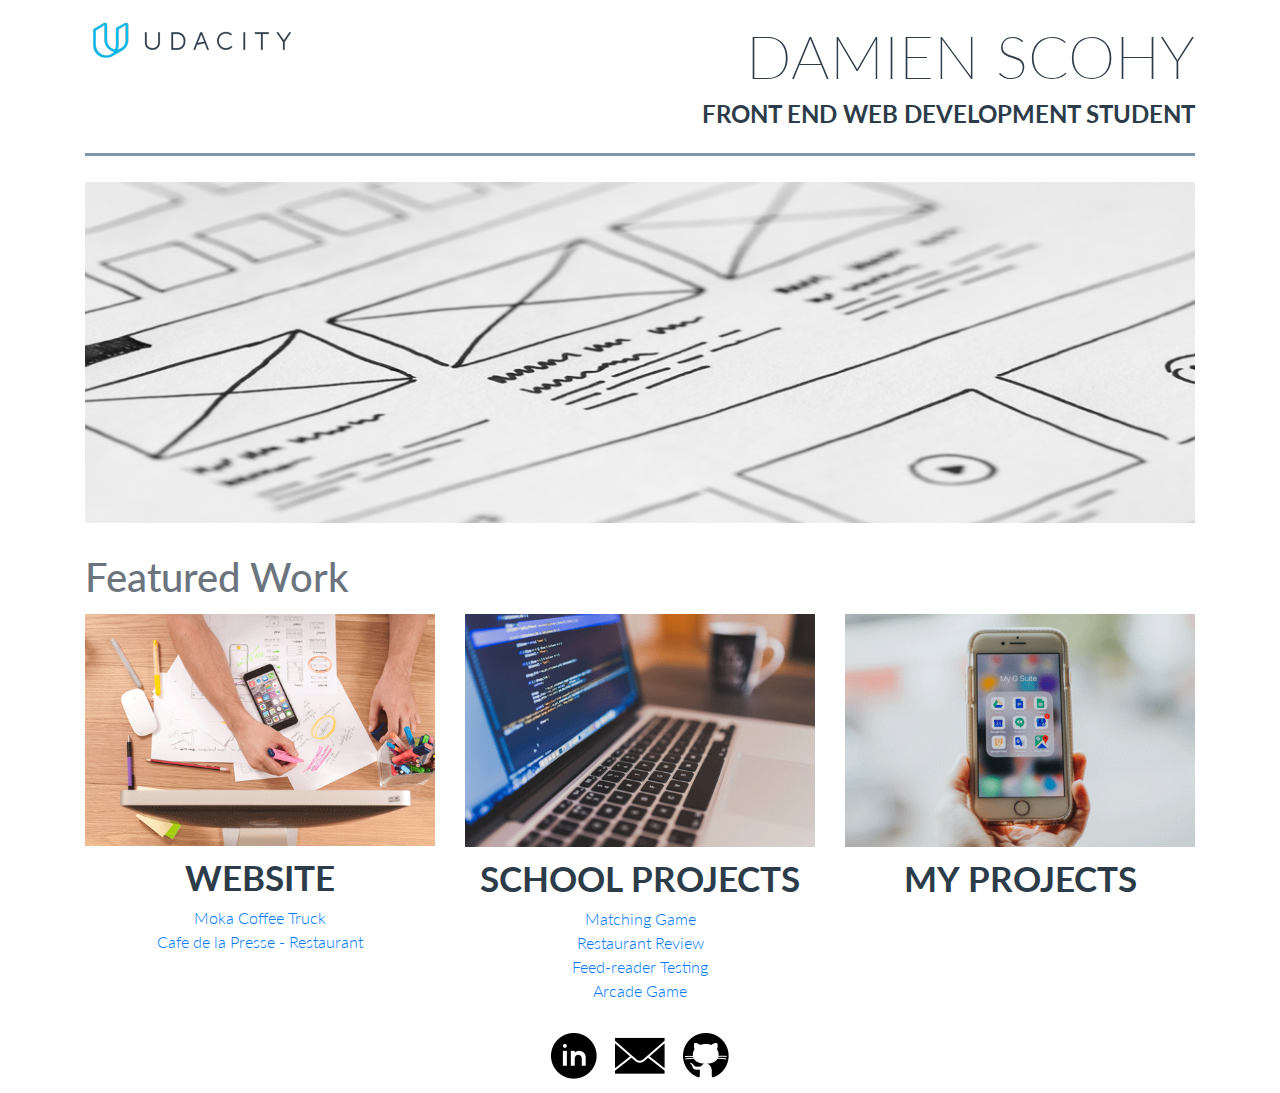
<file: index.html>
<!DOCTYPE html>
<html lang="en">
<head>
  <meta charset="UTF-8">
  <meta http-equiv="X-UA-Compatible" content="IE=edge">
  <meta name="viewport" content="width=device-width, initial-scale=1">
  <meta name="Udacity" content="Student Project 1">
  <title>Portofolio Site</title>
  <link href='https://fonts.googleapis.com/css?family=Lato:100,300' rel='stylesheet'>
  <link rel="stylesheet" href="css/bootstrap.min.css">
  <link rel="stylesheet" href="css/style.css">
  <script src="https://ajax.googleapis.com/ajax/libs/jquery/3.4.1/jquery.min.js"></script>
  <script src="https://cdnjs.cloudflare.com/ajax/libs/popper.js/1.14.7/umd/popper.min.js"></script>
  <script src="https://maxcdn.bootstrapcdn.com/bootstrap/4.3.1/js/bootstrap.min.js"></script>
</head>
<body class="container">
	<!-- Header -->
	<header>
		<div class="row">
			<div class="col-md-6">
				<img class="title-logo" src="Image/udacity-logoSized.png" alt="logo">
			</div>
			<div class="col-md-6">
				<h1 class="title-thin">Damien Scohy</h1>
				<h4 class="title-description">Front End Web Development Student </h4>
			</div>
		</div>
		<div class="row">
			<div class="col-md-12">
				<hr>
	</header>
	<!-- Main content -->
	<main>
		<article>
			<section class="banner row">
				<div class="col-md-12">
					<img class="img-fluid" src="Image/mockup3.png" alt="mockup">
				</div>
			</section>

			<section class="row">
				<div class="col-md-12">
					<h2 class="text-muted" id="featured">Featured Work</h2>
				</div>
			</section>

			<section class="row text-center">
				<div class="col-md-4">
					<img class="img-fluid" src="Image/design.png" alt="drawing">
					<h3 class="text-uppercase">Website</h3>
					<a href="https://www.mokacoffeetruck.com/" class="texte-adjust link" target="_blank">Moka Coffee Truck</a><br>
					<a href="https://cafedelapresse.com/" class="texte-adjust link" target="_blank">Cafe de la Presse - Restaurant</a><br>
				</div>

				<div class="col-md-4">
					<img class="img-fluid" src="Image/coffee-computer.png" alt="coffee-computer">
					<h3 class="text-uppercase">School Projects</h3>
					<a href="https://damiensco.github.io/memory-game/index.html" class="texte-adjust link" target="_blank">Matching Game</a><br>
					<a href="https://damiensco.github.io/restaurant-review/index.html" class="texte-adjust link" target="_blank">Restaurant Review</a><br>
					<a href="https://damiensco.github.io/feed-reader-testing/index.html#" class="texte-adjust link" target="_blank">Feed-reader Testing</a><br>
					<a href="https://frogger-games.netlify.com/" class="texte-adjust link" target="_blank">Arcade Game</a><br>

				</div>
				<div class="col-md-4">
					<img class="img-fluid" src="Image/application.png" alt="application">
					<h3 class="text-uppercase">My Projects</h3>
				</div>
			</section>
		</article>
	</main>
	<!-- Footer -->
  	<footer class="row text-center">
  		<div class="col-md-12 footer">
			  <a href="https://www.linkedin.com/in/damien-scohy-04a1b84a/?locale=en_US" target="_blank"><img src="Image/linkedin.png" class="rounded-circle" alt="linkedin-logo"></a>
			  <a href="mailto:damienscohy@gmail.com?subject=Hello there ! &body=Hi Damien," target="_blank"><img src="Image/envelope.png" alt="envelope-logo"></a>
    		<a href="https://github.com/DamienSco" target="_blank"><img src="Image/github.png" class="rounded-circle" alt="github-logo"></a>
    	</div>
  	</footer>
 <script type="text/javascript" src="http://localhost:48626/takana.js"></script>
<script type="text/javascript">
  takanaClient.run();
</script>
</body>
</file>
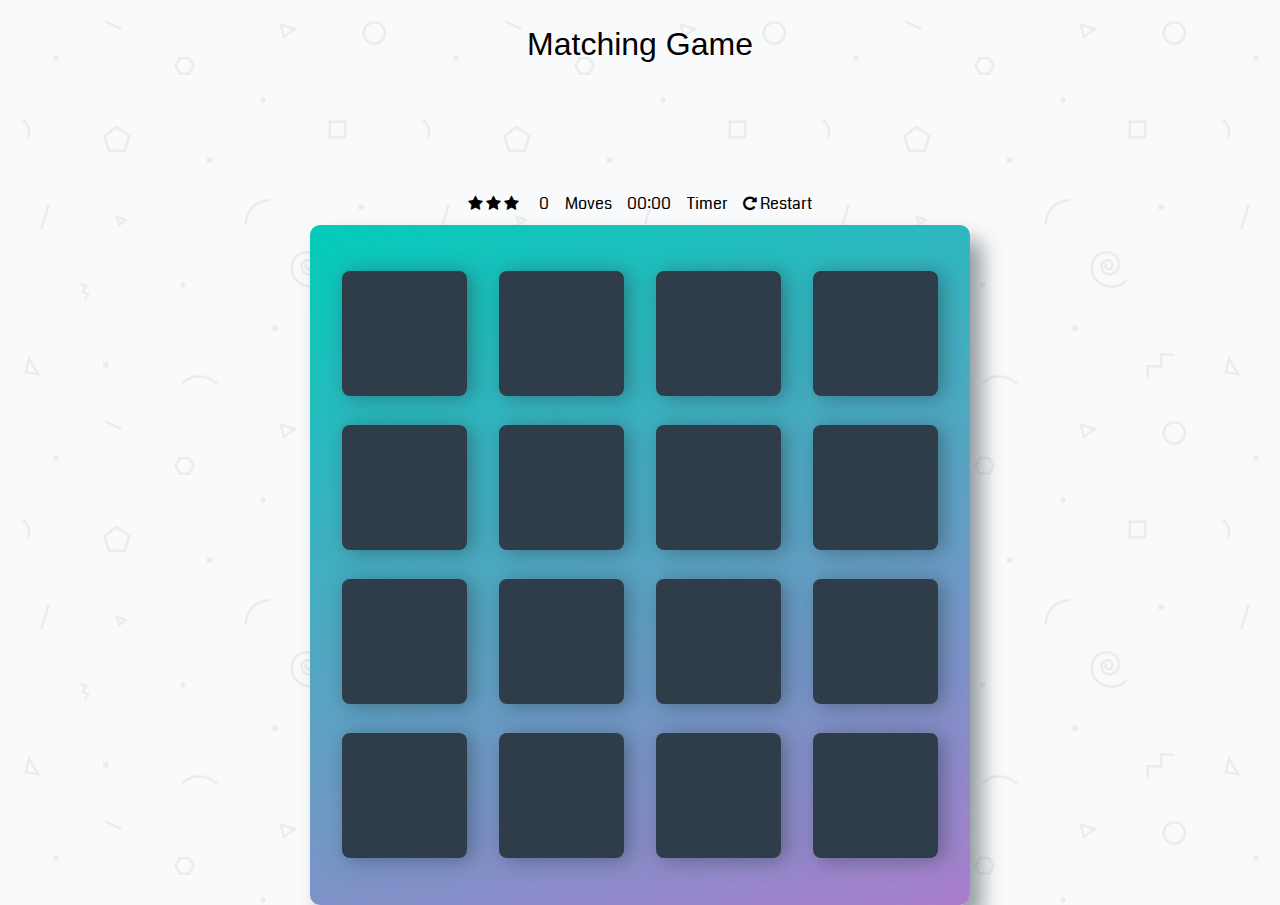
<file: memory-game/index.html>
<!doctype html>
<html lang="en">
<head>
    <meta charset="UTF-8">
    <meta http-equiv="X-UA-Compatible" content="IE=edge">
    <meta name="viewport" content="width=device-width, initial-scale=1">
    <meta name="Udacity" content="Student Project #2 - Memory Game">
    <title>Matching Game</title>
    <link rel="stylesheet prefetch" href="https://maxcdn.bootstrapcdn.com/font-awesome/4.6.1/css/font-awesome.min.css">
    <link rel="stylesheet prefetch" href="https://fonts.googleapis.com/css?family=Coda">
    <link rel="stylesheet" href="css/app.css">
</head>
<body class="container">
    <header>
        <h1>Matching Game</h1>
    </header>

    <!-- Score panel -->
    <section class="score-panel">
    	<ul class="stars">
    		<li><i class="fa fa-star"></i></li>
    		<li><i class="fa fa-star"></i></li>
    		<li><i class="fa fa-star"></i></li>
    	</ul>

        <!-- Moves counter  -->
    	<span class="moves">0</span> Moves
    
        <!-- Timer -->
        <span id="time-count">00:00</span> Timer
    
        <!-- Restart button -->
        <div class="restart">
    		<i class="fa fa-repeat"></i> Restart 
    	</div>
    </section>
    
    <!--  Deck of cards  --> 
    <section>
        <ul class="deck"></ul>
    </section>

  
    <!-- Trigger/Open The Modal -->
    <button id="myBtn" class="cache">Open Modal</button>
    
    <!-- The Modal from https://www.w3schools.com/howto/howto_css_modals.asp  -->
    <div id="myModal" class="modal">
    
      <!-- Modal content -->
      <div class="modal-content">
        <span class="close">&times;</span>
    
        <!-- Modal Header -->
        <div class="modal-header">
          <h3 class="modal-title">Congratulation!</h3>
        </div>
        
        <!-- Modal body -->
        <div class="modal-body">
          <h4>You dit it!</h4>
          <span class="time-stat"></span><br>
          <span class="moves-stat"></span>
          <hr>
          <h4>Number of Star(s) collected :</h4>
          <span class="star-stat"></span><br>
        </div>
        
        <!-- Modal footer -->
        <div class="modal-footer">
            <button type="button" class="btn" data-dismiss="modal"><i class="fa fa-repeat"></i> Play Again</button>
        </div>
      </div>
    </div>

 <script src="js/app.js"></script>
</body>
</html>
</file>
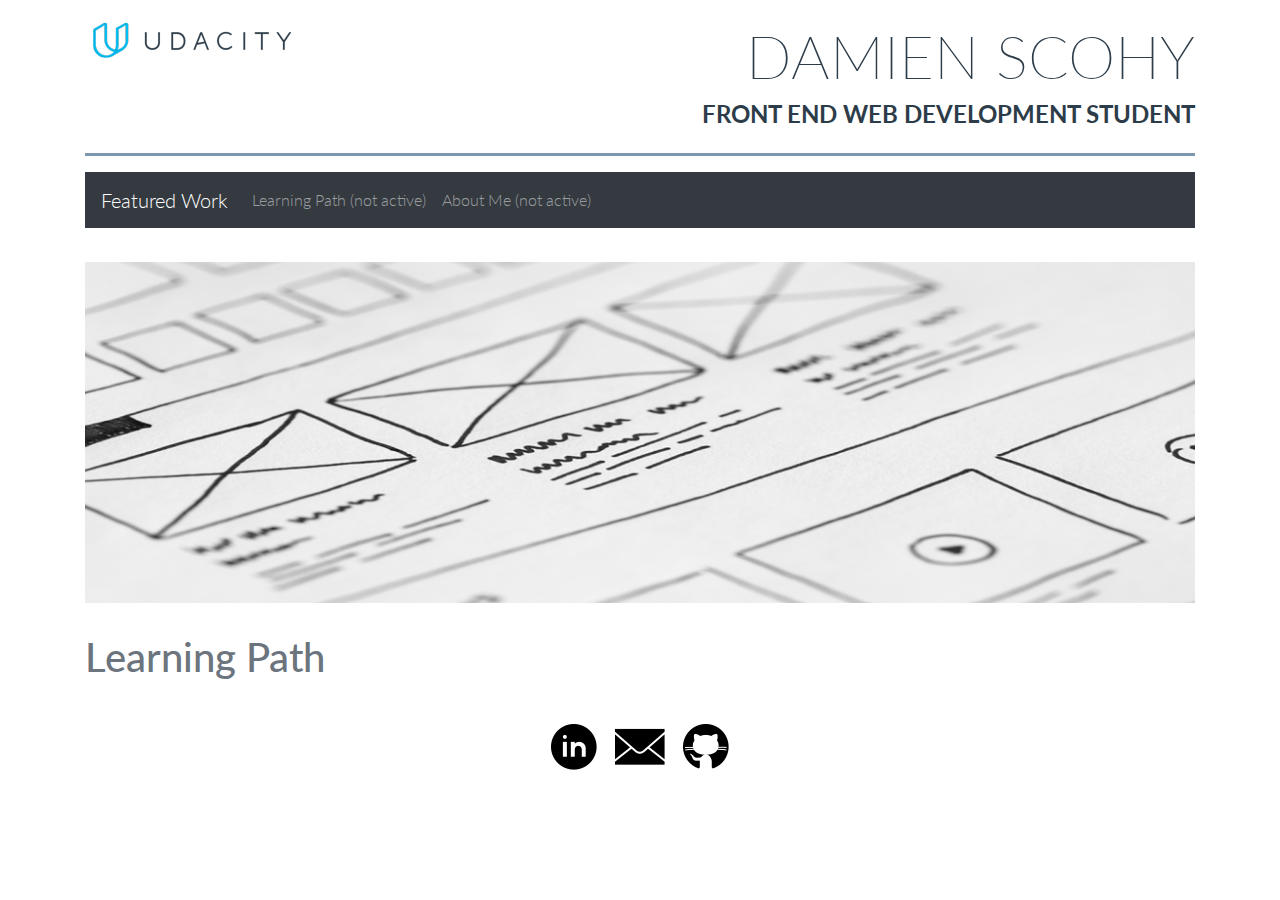
<file: index2.html>
<!DOCTYPE html>
<html lang="en">
<head>
  <meta charset="UTF-8">
  <meta http-equiv="X-UA-Compatible" content="IE=edge">
  <meta name="viewport" content="width=device-width, initial-scale=1">
  <meta name="Udacity" content="Student Project 1">
  <title>Portofolio Site</title>
  <link href='https://fonts.googleapis.com/css?family=Lato:100,300' rel='stylesheet'>
  <link rel="stylesheet" href="css/bootstrap.min.css">
  <link rel="stylesheet" href="css/style.css">
  <script src="https://ajax.googleapis.com/ajax/libs/jquery/3.4.1/jquery.min.js"></script>
  <script src="https://cdnjs.cloudflare.com/ajax/libs/popper.js/1.14.7/umd/popper.min.js"></script>
  <script src="https://maxcdn.bootstrapcdn.com/bootstrap/4.3.1/js/bootstrap.min.js"></script>
</head>
<body class="container">
	<!-- Header -->
	<header>
		<div class="row">
			<div class="col-md-6">
				<img class="title-logo" src="Image/udacity-logoSized.png" alt="logo">
			</div>
			<div class="col-md-6">
				<h1 class="title-thin">Damien Scohy</h1>
				<h4 class="title-description">Front End Web Development Student</h4>
			</div>
		</div>
		<div class="row">
			<div class="col-md-12">
				<hr>
				<!-- Navigation bar -->
				<nav class="navbar navbar-expand-md bg-dark navbar-dark">
					<a class="navbar-brand" href="https://damiensco.github.io/">Featured Work</a>
					<button class="navbar-toggler" type="button" data-toggle="collapse" data-target="#collapsibleNavbar">
					  <span class="navbar-toggler-icon"></span>
					</button>
					<div class="collapse navbar-collapse" id="collapsibleNavbar">
					  <ul class="navbar-nav">
						<li class="nav-item">
						  <a class="nav-link" href="https://damiensco.github.io/index2.html">Learning Path (not active)</a>
						</li>
						<li class="nav-item">
						  <a class="nav-link" href="https://damiensco.github.io/index3.html">About Me (not active)</a>
						</li>    
					  </ul>
					</div>  
				  </nav>
				  <br>				  
			</div>
		</div>
	</header>
	<!-- Main content -->
	<main>
		<article>
			<section class="banner row">
				<div class="col-md-12">
					<img class="img-fluid" src="Image/mockup3.png" alt="mockup">
				</div>
			</section>
			<section class="row">
				<div class="col-md-12">
					<h2 class="text-muted" id="learning">Learning Path</h2>
				</div>
			</section>
		</article>
	</main>
	<!-- Footer -->
  	<footer class="row text-center">
  		<div class="col-md-12 footer">
			  <a href="https://www.linkedin.com/in/damien-scohy-04a1b84a/?locale=en_US" target="_blank"><img src="Image/linkedin.png" class="rounded-circle" alt="linkedin-logo"></a>
			  <a href="mailto:damienscohy@gmail.com?subject=Hello there ! &body=Hi Damien," target="_blank"><img src="Image/envelope.png" alt="envelope-logo"></a>
    		<a href="https://github.com/DamienSco" target="_blank"><img src="Image/github.png" class="rounded-circle" alt="github-logo"></a>
    	</div>
  	</footer>
 <script type="text/javascript" src="http://localhost:48626/takana.js"></script>
<script type="text/javascript">
  takanaClient.run();
</script>
</body>
</file>
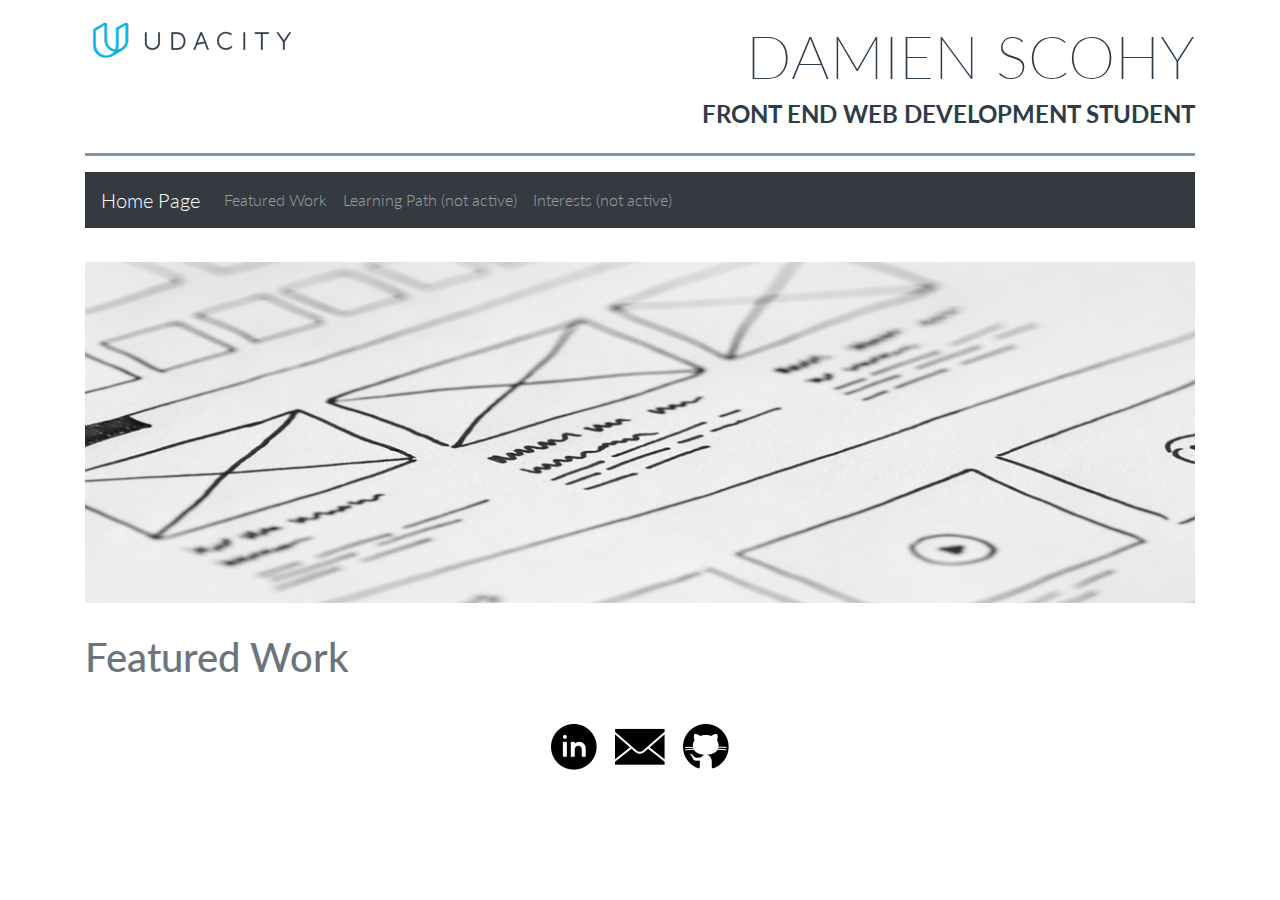
<file: index3.html>
<!DOCTYPE html>
<html lang="en">
<head>
  <meta charset="UTF-8">
  <meta http-equiv="X-UA-Compatible" content="IE=edge">
  <meta name="viewport" content="width=device-width, initial-scale=1">
  <meta name="Udacity" content="Student Project 1">
  <title>Portofolio Site</title>
  <link href='https://fonts.googleapis.com/css?family=Lato:100,300' rel='stylesheet'>
  <link rel="stylesheet" href="css/bootstrap.min.css">
  <link rel="stylesheet" href="css/style.css">
  <script src="https://ajax.googleapis.com/ajax/libs/jquery/3.4.1/jquery.min.js"></script>
  <script src="https://cdnjs.cloudflare.com/ajax/libs/popper.js/1.14.7/umd/popper.min.js"></script>
  <script src="https://maxcdn.bootstrapcdn.com/bootstrap/4.3.1/js/bootstrap.min.js"></script>
</head>
<body class="container">
	<!-- Header -->
	<header>
		<div class="row">
			<div class="col-md-6">
				<img class="title-logo" src="Image/udacity-logoSized.png" alt="logo">
			</div>
			<div class="col-md-6">
				<h1 class="title-thin">Damien Scohy</h1>
				<h4 class="title-description">Front End Web Development Student</h4>
			</div>
		</div>
		<div class="row">
			<div class="col-md-12">
				<hr>
				<!-- Navigation bar -->
				<nav class="navbar navbar-expand-md bg-dark navbar-dark">
					<a class="navbar-brand" href="https://damiensco.github.io/">Home Page</a>
					<button class="navbar-toggler" type="button" data-toggle="collapse" data-target="#collapsibleNavbar">
					  <span class="navbar-toggler-icon"></span>
					</button>
					<div class="collapse navbar-collapse" id="collapsibleNavbar">
					  <ul class="navbar-nav">
						<li class="nav-item">
						  <a class="nav-link" href="https://damiensco.github.io/#featured">Featured Work</a>
						</li>
						<li class="nav-item">
						  <a class="nav-link" href="https://damiensco.github.io/index2.html">Learning Path (not active)</a>
						</li>
						<li class="nav-item">
						  <a class="nav-link" href="https://damiensco.github.io/index3.html">Interests (not active)</a>
						</li>    
					  </ul>
					</div>  
				  </nav>
				  <br>				  
			</div>
		</div>
	</header>
	<!-- Main content -->
	<main>
		<article>
			<section class="banner row">
				<div class="col-md-12">
					<img class="img-fluid" src="Image/mockup3.png" alt="mockup">
				</div>
			</section>

			<section class="row">
				<div class="col-md-12">
					<h2 class="text-muted" id="featured">Featured Work</h2>
				</div>
			</section>
		</article>
	</main>
	<!-- Footer -->
  	<footer class="row text-center">
  		<div class="col-md-12 footer">
			  <a href="https://www.linkedin.com/in/damien-scohy-04a1b84a/?locale=en_US" target="_blank"><img src="Image/linkedin.png" class="rounded-circle" alt="linkedin-logo"></a>
			  <a href="mailto:damienscohy@gmail.com?subject=Hello there ! &body=Hi Damien," target="_blank"><img src="Image/envelope.png" alt="envelope-logo"></a>
    		<a href="https://github.com/DamienSco" target="_blank"><img src="Image/github.png" class="rounded-circle" alt="github-logo"></a>
    	</div>
  	</footer>
 <script type="text/javascript" src="http://localhost:48626/takana.js"></script>
<script type="text/javascript">
  takanaClient.run();
</script>
</body>
</file>
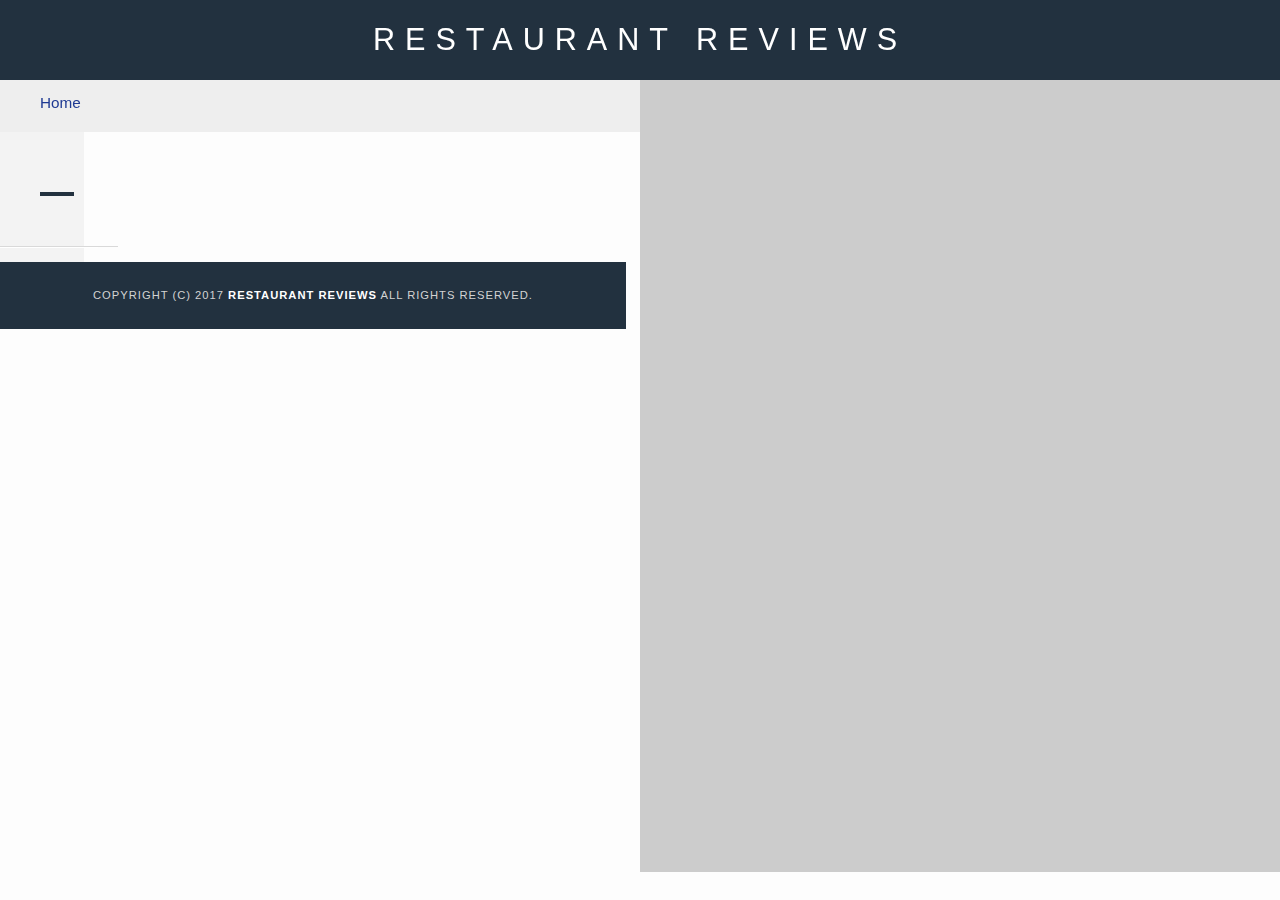
<file: restaurant-review/restaurant.html>
<!DOCTYPE html>
<html lang="eng">

<head>
  <meta name="viewport" content="width=device-width, initial-scale=1.0">
  <!-- Normalize.css for better cross-browser consistency -->
  <link rel="stylesheet" src="//normalize-css.googlecode.com/svn/trunk/normalize.css" />
  <!-- Main CSS file -->
  <link rel="stylesheet" href="css/styles.css" type="text/css">
  <title>Restaurant Info</title>
</head>

<body class="inside">
    <!-- Beginning header -->
    <header>
      <!-- Beginning nav -->
      <nav>
        <h1><a href="/">Restaurant Reviews</a></h1>
      </nav>
      <!-- Beginning breadcrumb -->
      <ul id="breadcrumb" >
        <li><a href="/">Home</a></li>
      </ul>
      <!-- End breadcrumb -->
      <!-- End nav -->
    </header>
    <!-- End header -->

  <!-- Beginning main -->
  <main id="maincontent">
  
    <!-- Beginning map -->
    <section id="map-container">
      <div id="map" aria-label="location" role="application"></div>
    </section>
    <!-- End map -->
    <!-- Beginning restaurant -->
    <section id="restaurant-container" tabindex="0" aria-label="Restaurant Information">
        <h2 id="restaurant-name" tabindex="0"></h2>
        <img id="restaurant-img" tabindex="0">
        <p id="restaurant-cuisine" tabindex="0"></p>
        <p id="restaurant-address" tabindex="0"></p>
        <table id="restaurant-hours" tabindex="0"></table>
      </section>
    <!-- end restaurant -->
    <!-- Beginning reviews -->
    <section id="reviews-container">
      <ul id="reviews-list" tabindex="0"></ul>
    </section>
    <!-- End reviews -->
  </main>
  <!-- End main -->

  <!-- Beginning footer -->
  <footer id="footer">
    Copyright (c) 2017 <a href="/"><strong>Restaurant Reviews</strong></a> All Rights Reserved.
  </footer>
  <!-- End footer -->
  
  <!-- Beginning scripts -->
  <!-- Database helpers -->
  <script type="text/javascript" src="js/dbhelper.js"></script>
   <!-- Service Worker -->
   <script type="application/javascript" charset="utf-8" src="js/sw_register.js"></script>
  <!-- Main javascript file -->
  <script type="text/javascript" src="js/restaurant_info.js"></script>
  <!-- Google Maps -->
  <script async defer src="https://maps.googleapis.com/maps/api/js?key=AIzaSyCYlTIU-izKJXBrKufAxFhwFX5jpdSxp9k&libraries=places&callback=initMap"></script>
  <!-- End scripts -->

</body>

</html>
</file>
<file: css/style.css>
body {
	font-family: 'Lato', sans-serif;
	color: #2d3c49;
	font-weight: 300;
}
	/*Header part*/
.title-description {
	font-weight: bold;
	text-transform: uppercase;
	text-align: right;
}

.title-logo {
	margin-top: 20px;
}

.title-thin {
	font-size: 60px;
	margin-top: 20px;
	text-transform: uppercase;
	text-align: right;
	font-weight: 200;
}

hr {
	border-top: 3px solid;
	color: #7d97ad;
}
	/*Main design*/

.banner {
	margin-bottom: 30px;
	margin-top: 10px;
}

.text-muted {
	color: #7d97ad;
	font-size: 40px;
	padding-bottom: 5px;
}
.text-uppercase {
	font-weight: bold;
	font-size: 35px;
	margin-top: 10px;
}
	/*Footer*/
.footer {
	font-size: 60px;
}
</file>
<file: memory-game/css/app.css>
/*
 *  Global
 */

html {
    box-sizing: border-box;
}

*,
*::before,
*::after {
    box-sizing: inherit;
}

html,
body {
    width: 100%;
    height: 100%;
    margin: 0;
    padding: 0;
}

body {
    background: #ffffff url('../img/geometry2.png'); /* Background pattern from Subtle Patterns */
    font-family: 'Coda', cursive;
}

/*
 *  Containers
 */

.container {
  display: flex;
  justify-content: center;
  align-items: center;
  flex-direction: column;
  margin: auto;
  margin-top: 0.3em;
}

.score-panel {
    display: flex;
    margin: auto;
    justify-content: space-between;
    text-align: center;
    align-items: center;
    align-content: center;
    flex-direction: row;
}

h1 {
    font-family: 'Open Sans', sans-serif;
    font-weight: 300;
    text-align: center;
}

/*
 *  Styles for the deck of cards
 */

.deck {
    width: 660px;
    min-height: 680px;
    background: linear-gradient(160deg, #02ccba 0%, #aa7ecd 100%);
    padding: 32px;
    border-radius: 10px;
    box-shadow: 12px 15px 20px 0 rgba(46, 61, 73, 0.5);
    display: flex;
    flex-wrap: wrap;
    justify-content: space-between;
    align-items: center;
    margin: auto;
}

.deck .card {
    height: 125px;
    width: 125px;
    background: #2e3d49;
    font-size: 0;
    color: #ffffff;
    border-radius: 8px;
    cursor: pointer;
    display: flex;
    justify-content: center;
    align-items: center;
    box-shadow: 5px 2px 20px 0 rgba(46, 61, 73, 0.5);
}

/*
 *  Styles for the cards  
 */ 

.deck .card.open {
    background: #02b3e4;
    cursor: default;
    -webkit-transform: rotateY( 180deg );
    transform: rotateY( 180deg );

}

.deck .card.show {
    font-size: 33px;
    -webkit-transition: -webkit-transform 0.7s;
    transition: transform 0.7s;
    -webkit-transform-style: preserve-3d;
    transform-style: preserve-3d;
}

.deck .card.match {
    cursor: default;
    background: #02ccba; 
    font-size: 33px;
    animation: bounce-4 1s;
    animation-iteration-count: 1s;
}

.deck .card.mismatch {
    cursor: default;
    background: red; 
    font-size: 33px;
    animation: shake 0.5s;
    animation-iteration-count: 0.5s;
}

.deck .card.disable {
    pointer-events: none;
    
}


    /* Animations for the cards */
    @keyframes shake {
  0% { transform: translate(1px, 1px) rotate(0deg); }
  10% { transform: translate(-1px, -2px) rotate(-1deg); }
  20% { transform: translate(-3px, 0px) rotate(1deg); }
  30% { transform: translate(3px, 2px) rotate(0deg); }
  40% { transform: translate(1px, -1px) rotate(1deg); }
  50% { transform: translate(-1px, 2px) rotate(-1deg); }
  60% { transform: translate(-3px, 1px) rotate(0deg); }
  70% { transform: translate(3px, 1px) rotate(-1deg); }
  80% { transform: translate(-1px, -1px) rotate(1deg); }
  90% { transform: translate(1px, 2px) rotate(0deg); }
  100% { transform: translate(1px, -2px) rotate(-1deg); }
}

@keyframes bounce-4 {
        0%   { transform: scale(1,1)    translateY(0); }
        10%  { transform: scale(1.1,.9) translateY(0); }
        30%  { transform: scale(.9,1.1) translateY(-100px); }
        50%  { transform: scale(1,1)    translateY(0); }
        100% { transform: scale(1,1)    translateY(0); }
    }
    
/*
 *  Score Panel
 */

.score-panel {
    text-align: left;
    width: 345px;
    margin-bottom: 10px;
}

.score-panel .stars {
    margin: 0;
    padding: 0;
    display: inline-block;
    margin: 0 5px 0 0;
}

.score-panel .stars li {
    list-style: none;
    display: inline-block;
}

.score-panel .restart {
    float: right;
    cursor: pointer;
}

/*
 *  Modal
 */

/* The Modal */
.modal {
  display: none; 
  position: fixed; 
  z-index: 1; 
  padding-top: 100px; 
  left: 0;
  top: 0;
  width: 100%; 
  height: 100%; 
  overflow: auto; 
  background-color: rgb(0,0,0); 
  background-color: rgba(0,0,0,0.4); 
  box-shadow: 0 4px 8px 0 rgba(0,0,0,0.2),0 6px 20px 0 rgba(0,0,0,0.19);
  animation-name: animatetop;
  animation-duration: 0.4s
}

/* Add Animation */
@keyframes animatetop {
  from {top: -300px; opacity: 0}
  to {top: 0; opacity: 1}
}

/* Modal Content */
.modal-content {
  background-color: #fefefe;
  margin: auto;
  padding: 20px;
  border: 1px solid #888;
  width: 80%;
}

.modal-title {
    text-align: center;
    margin-bottom: 2em;
}
.modal-footer {
    text-align: right;
}
.cache {
  display: none;
}

/*
 *  Style for the buttons 
 */

/* The Play again Button */
.btn {
    background-color: #f4511e;
    border: none;
    color: white;
    padding: 10px 21px;
    text-align: center;
    font-size: 14px;
    margin: 4px 2px;
    opacity: 0.6;
    transition: 0.3s;
    display: inline-block;
    text-decoration: none;
    cursor: pointer;
}
.btn:hover {
    opacity: 1;
}

/* The Close Button */
.close {
  color: #aaaaaa;
  float: right;
  font-size: 28px;
  font-weight: bold;
}

.close:hover,
.close:focus {
  color: #000;
  text-decoration: none;
  cursor: pointer;
}

/*
 *  Media Queries 
 */
 
@media screen and (max-width: 536px) {
    .deck {
        width: 310px;
        min-height: 320px;
        padding: 16px;
    }

    .score-panel {
        width: 280px;
        margin-top: 10px;
    }

    .deck .card {
        width: 64.5px;
        height: 64.5px;
    }

    h1 {
      font-size: 1.5em;
    }
    body.container {
      margin-top: 0em;
    }
}
@media screen and (min-width: 537px) and (max-width: 760px) {
    .deck {
        width: 495px;
        min-height: 495px;
        padding: 24px;
    }

    .score-panel {
        width: 280px;
        margin-top: 20px;
    }

    .deck .card {
        width: 93.75px;
        height: 93.75px;
    }
    h1 {
      font-size: 1.8em;
    }
    body.container {
      margin-top: 0em;
    }
}
</file>
<file: restaurant-review/css/styles.css>
@charset "utf-8";
/* CSS Document */

body,td,th,p{
	font-family: Arial, Helvetica, sans-serif;
	font-size: 14px;
	color: #333;
	line-height: 1.5;
}
body {
	background-color: #fdfdfd;
	margin: 0;
	position:relative;
}
ul, li {
	font-family: Arial, Helvetica, sans-serif;
	font-size: 1.0em;
	color: #333;
}
a {
	color: #fff;
	text-decoration: none;
}
a:hover, a:focus {
	color: #3397db;
	text-decoration: none;
}
a img{
	border: none 0px #fff;
}
h1, h2, h3, h4, h5, h6 {
  font-family: Arial, Helvetica, sans-serif;
  margin: 0 0 20px;
}
article, aside, canvas, details, figcaption, figure, footer, header, hgroup, menu, nav, section {
	display: block;
}
#maincontent {
  background-color: #f3f3f3;
  min-height: 100%;
}
#footer {
  background-color: #22313F;
  color: lightgrey;
  font-size: 0.8em;
  letter-spacing: 1px;
  padding: 25px;
  text-align: center;
  text-transform: uppercase;
}
/* ====================== Navigation ====================== */
nav {
  display: flex;
  width: 100%;
  height: 80px;
  background-color: #22313F;
  text-align:center;
}
nav h1 {
  margin: auto;
}
nav h1 a {
  color: #fff;
  font-size: calc(0.45em + 2vmin);
  font-weight: 200;
  letter-spacing: 10px;
  text-transform: uppercase;
}
#breadcrumb {
    padding: 10px 40px 16px;
    list-style: none;
    background-color: #eee;
    font-size: 17px;
    margin: 0;
}

/* Display list items side by side */
#breadcrumb li {
    display: inline;
    font-size: 0.9em;
}

/* Add a slash symbol (/) before/behind each list item */
#breadcrumb li+li:before {
    padding: 8px;
    color: black;
    content: "/\00a0";
}

/* Add a color to all links inside the list */
#breadcrumb li a {
    color: #1F3A93;
    text-decoration: none;
}

/* Add a color on mouse-over */
#breadcrumb li a:hover {
    color: #01447e;
    text-decoration: underline;
}
/* ====================== Map ====================== */
#map {
  height: 400px;
  width: 100%;
  background-color: #ccc;
}
/* ====================== Restaurant Filtering ====================== */
.filter-options {
  padding: 10px 0 3px;
  text-align: center;
  align-items: center;
  width: 100%;
  height: auto;
  background-color: #22313F;
}
.filter-options h2 {
  color: white;
  font-size: 1rem;
  font-weight: normal;
  line-height: 1;
  margin: 0 20px;
}
.filter-options select {
  background-color: white;
  border: 1px solid #fff;
  font-family: Arial,sans-serif;
  font-size: 1.1em;
  height: 35px;
  letter-spacing: 0;
  margin: 10px;
  padding: 0 10px;
  width: 200px;
}

/* ====================== Restaurant Listing ====================== */
#restaurants-list {
  display: flex;
  flex-wrap: wrap;
  align-items: center;
  justify-content: center;
  background-color: #f3f3f3;
  list-style: outside none none;
  margin: 0;
  padding: 30px 15px 60px;
  text-align: center;
}
#restaurants-list li {
  display: flex;
  flex-direction: column;
  background-color: #fff;
  border: 2px solid #ccc;
  font-family: Arial,sans-serif;
  margin: 15px;
  min-height: 380px;
  padding: 0 0 15px;
  text-align: left;
  max-width: 85%;
}
#restaurants-list .restaurant-img {
  background-color: #ccc;
  display: block;
  margin: 0;
  max-width: 100%;
  min-height: auto;
  min-width: 100%;
}
#restaurants-list li h1 {
  color: #1F3A93;
  font-family: Arial,sans-serif;
  font-size: 1.3em;
  font-weight: 200;
  letter-spacing: 0;
  line-height: 1.3;
  margin: 20px 0 10px;
  text-transform: uppercase;
  padding: 0 20px;
  height: 25px;
}
#restaurants-list p {
  font-size: 1.1em;
  margin: 0;
  padding: 0 20px;
  width: 55%;
}
#restaurants-list li a {
  background-color: #1F3A93;
  border-bottom: 3px solid #eee;
  color: #fff;
  display: inline-block;
  font-size: 1.0em;
  margin: 15px 0 0;
  padding: 10px 42px 10px;
  text-align: center;
  text-decoration: none;
  text-transform: uppercase;
}

/* ====================== Restaurant Details ====================== */
.inside {
  display: flex;
  flex-direction: row;
  flex-flow: wrap;
  width: 100%;
}
.inside header {
  width: 100%;
}
.inside #map-container {
  position: relative;
  width: 100%;
  height: 270px;
}
.inside #map {
  background-color: #ccc;
  height: 100%;
  width: 100%;
}
#resraurant-container {
  position: relative;
  width: 100%;
}
#restaurant-name {
  color: #1F3A93;
  font-family: Arial,sans-serif;
  font-size: 2.0em;
  font-weight: 200;
  letter-spacing: 0;
  margin: 15px 0 30px;
  text-transform: uppercase;
  line-height: 1.1;
}
#restaurant-img {
	width: 100%;
}
#restaurant-address {
  font-size: 1.2em;
  margin: 10px 0px;
}
#restaurant-cuisine {
  background-color: #22313F;
  color: #fff;
  font-size: 1.2em;
  font-weight: 300;
  letter-spacing: 10px;
  margin: 0 0 20px;
  padding: 2px 0;
  text-align: center;
  text-transform: uppercase;
}
#restaurant-container, #reviews-container {
  border-bottom: 1px solid #d9d9d9;
  border-top: 1px solid #fff;
  padding: 40px 30px;
}
#reviews-container {
  padding: 30px 40px 80px;
}
#reviews-container h2 {
  color: #1F3A93;
  font-size: 2.4em;
  font-weight: 300;
  letter-spacing: -1px;
  padding-bottom: 1px;
}
#reviews-list {
  margin: 0;
  padding: 0;
}
#reviews-list li {
  background-color: #fff;
  border: 2px solid #f3f3f3;
  display: block;
  list-style-type: none;
  margin: 0 0 30px;
  overflow: hidden;
  padding: 20px 20px;
  position: relative;
  border-radius: 20px 0px 20px 0px;
}
#reviews-list li p {
  margin: 0 0 10px;
}
#reviews-list li p:nth-child(1) {
  width: 50%;
  font-size: 1.2em;
  display: inline-block;
  line-height: 1;
}
#reviews-list li p:nth-child(2) {
  width: 50%;
  display: inline-block;
  font-size: 0.9em;
  text-align: right;
  line-height: 1;
}
#reviews-list li p:nth-child(3) {
  color: #1F3A93;
  text-align: right;
}
#restaurant-hours td {
  color: #666;
}
.inside #footer {
  width: 100%;
}

/* ====================== Media Queries ====================== */

@media (min-width: 458px) {
  .filter-options {
    text-align: left;
  }
}

@media (min-width: 640px) and (max-width: 929px){
  #restaurants-list li {
    max-width: 42%;
  }
  #restaurants-list li h1 {
    height: 35px;
  }
}

@media (min-width: 930px) {
  #restaurants-list li {
    max-width: 30%;
  }
  #restaurants-list p {
    width: 66%;
  }  
  #restaurants-list li h1 {
    height: 41px;
  }

  .inside header {
    position: fixed;
    top: 0;
    width: 100%;
    z-index: 1000;
  }
  .inside #map-container {
    background: blue none repeat scroll 0 0;
    height: 88%;
    position: fixed;
    right: 0;
    top: 80px;
    width: 50%;
  }
  #breadcrumb {
    width: calc(50% - 80px);
  }
  #restaurant-img {
    width: 90%;
  }
  #restaurant-container {
    width: 45%;
    padding: 140px 40px 30px;
  }
  #reviews-container {
    width: 45%;
    padding: 40px 30px;
  }
  #restaurant-cuisine {
    width: 90%;
  }
  #reviews-list li {
    width: 85%;
  }
  .inside #footer {
    bottom: 0;
    position: absolute;
    width: 45%;
  }
}
</file>
